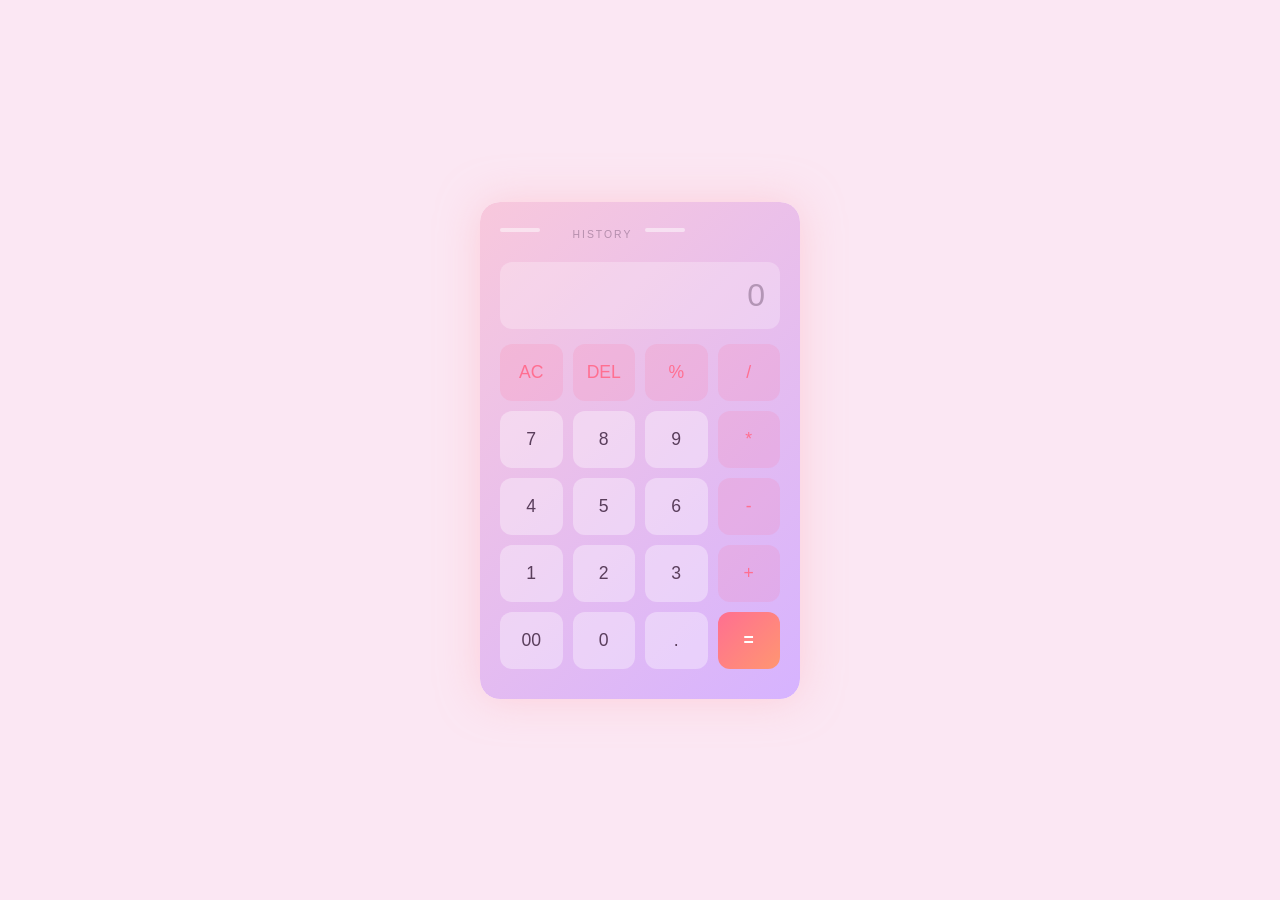
<file: index.html>
<!DOCTYPE html>
<html lang="en">
<head>
  <meta charset="UTF-8">
  <meta name="viewport" content="width=device-width, initial-scale=1.0">
  <title>Pretty Calculator - by sneha</title>
  <link rel="stylesheet" href="./cal.css">
</head>
<body>

<div class="container">

  <div class="calculator">

    <div class="slide-handle" id="slideHandle">
      <div class="handle-bar"></div>
      <span>HISTORY</span>
      <div class="handle-bar"></div>
    </div>

    <input type="text" id="inputBox" placeholder="0" readonly>

    <div>
      <button class="operator">AC</button>
      <button class="operator">DEL</button>
      <button class="operator">%</button>
      <button class="operator">/</button>
    </div>

    <div>
      <button>7</button>
      <button>8</button>
      <button>9</button>
      <button class="operator">*</button>
    </div>

    <div>
      <button>4</button>
      <button>5</button>
      <button>6</button>
      <button class="operator">-</button>
    </div>

    <div>
      <button>1</button>
      <button>2</button>
      <button>3</button>
      <button class="operator">+</button>
    </div>

    <div>
      <button>00</button>
      <button>0</button>
      <button>.</button>
      <button class="equalBtn">=</button>
    </div>
  </div>

  <div class="history-panel" id="historyPanel">
    <div class="history-header">
      <h3>History</h3>
      <div class="history-actions">
        <button class="history-clear" id="clearHistory">Clear All</button>
        <button class="history-close" id="closeHistory">▼ Close</button>
      </div>
    </div>
    <ul id="historyList">
      <li class="empty-msg" id="emptyMsg">No history yet</li>
    </ul>
  </div>

</div>

<script src="./cal.js"></script>
</body>
</html>
</file>
<file: cal.css>
* {
  margin: 0;
  padding: 0;
  box-sizing: border-box;
}
body {
  display: flex;
  justify-content: center;
  align-items: center;
  min-height: 100vh;
  background: #fbe7f3;
  font-family: Arial, sans-serif;
}
.container {
  position: relative;
  display: inline-block;
  border-radius: 20px;
  box-shadow: 0 0 40px rgba(255, 182, 193, 0.5);
  overflow: hidden; /* yahan rakha — panel clip nahi hoga kyunki ab height sahi hai */
}
.calculator {
  background: linear-gradient(135deg, #f8c8dc, #d6b3ff);
  padding: 20px;
  border-radius: 20px;
  width: 320px;
}
#inputBox {
  width: 100%;
  background: rgba(255, 255, 255, 0.25);
  border: none;
  border-radius: 12px;
  color: #5a3e5c;
  font-size: 2rem;
  padding: 15px;
  text-align: right;
  margin-bottom: 15px;
  outline: none;
}
#inputBox::placeholder {
  color: rgba(90, 62, 92, 0.4);
}
.calculator div {
  display: grid;
  grid-template-columns: repeat(4, 1fr);
  gap: 10px;
  margin-bottom: 10px;
}
button {
  background: rgba(255, 255, 255, 0.35);
  color: #5a3e5c;
  border: none;
  border-radius: 12px;
  padding: 18px 10px;
  font-size: 1.1rem;
  cursor: pointer;
  transition: all 0.15s ease;
}
button:hover {
  background: rgba(255, 255, 255, 0.6);
  transform: scale(1.05);
}
button:active {
  transform: scale(0.95);
}
.operator {
  color: #ff6f91;
  background: rgba(255, 111, 145, 0.15);
}
.operator:hover {
  background: rgba(255, 111, 145, 0.3);
}
.equalBtn {
  background: linear-gradient(135deg, #ff6f91, #ff9671);
  color: white;
  font-weight: bold;
}
.equalBtn:hover {
  background: linear-gradient(135deg, #ff4f81, #ff7b54);
}
.slide-handle {
  display: flex;
  justify-content: center;
  align-items: center;
  padding: 6px 0 10px;
  cursor: pointer;
  user-select: none;
  gap: 8px;
}
.handle-bar {
  width: 40px;
  height: 4px;
  background: rgba(255, 255, 255, 0.5);
  border-radius: 2px;
  transition: background 0.2s;
}
.slide-handle:hover .handle-bar {
  background: #ff6f91;
}
.slide-handle span {
  font-size: 0.65rem;
  color: rgba(90, 62, 92, 0.4);
  letter-spacing: 2px;
}

/* KEY FIX: panel position: fixed size se match kare */
.history-panel {
  position: absolute;
  top: 0;
  left: 0;
  width: 100%;
  height: 100%;
  display: flex;
  flex-direction: column;
  background: linear-gradient(160deg, #f8c8dc, #d6b3ff);
  border-radius: 20px;
  transform: translateY(100%); /* puri tarah neeche — shuru mein hidden */
  transition: transform 0.38s cubic-bezier(0.4, 0, 0.2, 1);
  z-index: 10;
  overflow: hidden;
}
.history-panel.open {
  transform: translateY(0); /* slide karke upar aata hai */
}
.history-header {
  display: flex;
  justify-content: space-between;
  align-items: center;
  padding: 16px 20px 12px;
  border-bottom: 1px solid rgba(90, 62, 92, 0.15);
  flex-shrink: 0;
}
.history-header h3 {
  color: #ff6f91;
  font-size: 1rem;
  letter-spacing: 1px;
}
.history-actions {
  display: flex;
  align-items: center;
  gap: 8px;
}
.history-clear {
  background: rgba(255, 111, 145, 0.15);
  border: none;
  color: #ff6f91;
  border-radius: 8px;
  padding: 6px 12px;
  cursor: pointer;
  font-size: 0.75rem;
  transition: all 0.2s;
}
.history-clear:hover {
  background: rgba(255, 111, 145, 0.3);
  transform: none;
}
.history-close {
  background: rgba(255, 255, 255, 0.3);
  border: none;
  color: #5a3e5c;
  border-radius: 8px;
  padding: 6px 12px;
  cursor: pointer;
  font-size: 0.8rem;
  transition: all 0.2s;
}
.history-close:hover {
  background: rgba(255, 111, 145, 0.2);
  color: #ff4f81;
  transform: none;
}
#historyList {
  flex: 1;
  overflow-y: auto;
  padding: 10px;
  list-style: none;
}
#historyList::-webkit-scrollbar {
  width: 3px;
}
#historyList::-webkit-scrollbar-thumb {
  background: rgba(255, 111, 145, 0.4);
  border-radius: 2px;
}
#historyList li {
  padding: 12px 0;
  border-bottom: 1px solid rgba(90, 62, 92, 0.1);
  display: flex;
  justify-content: space-between;
  align-items: center;
}
.history-left {
  flex: 1;
  cursor: pointer;
}
.history-left:hover .history-result {
  color: #ff6f91;
}
.history-expr {
  color: rgba(90, 62, 92, 0.5);
  font-size: 0.78rem;
  margin-bottom: 2px;
}
.history-result {
  color: #5a3e5c;
  font-size: 1.1rem;
  transition: color 0.15s;
}
.history-del-btn {
  background: transparent;
  border: none;
  color: rgba(255, 111, 145, 0.5);
  cursor: pointer;
  font-size: 0.85rem;
  padding: 4px 8px;
  border-radius: 6px;
  transition: all 0.15s;
  flex-shrink: 0;
}
.history-del-btn:hover {
  background: rgba(255, 111, 145, 0.2);
  color: #ff4f81;
  transform: none;
}
.empty-msg {
  display: block;
  text-align: center;
  color: rgba(90, 62, 92, 0.3);
  margin-top: 40px;
  font-size: 0.85rem;
  border: none !important;
  justify-content: center !important;
}
</file>
